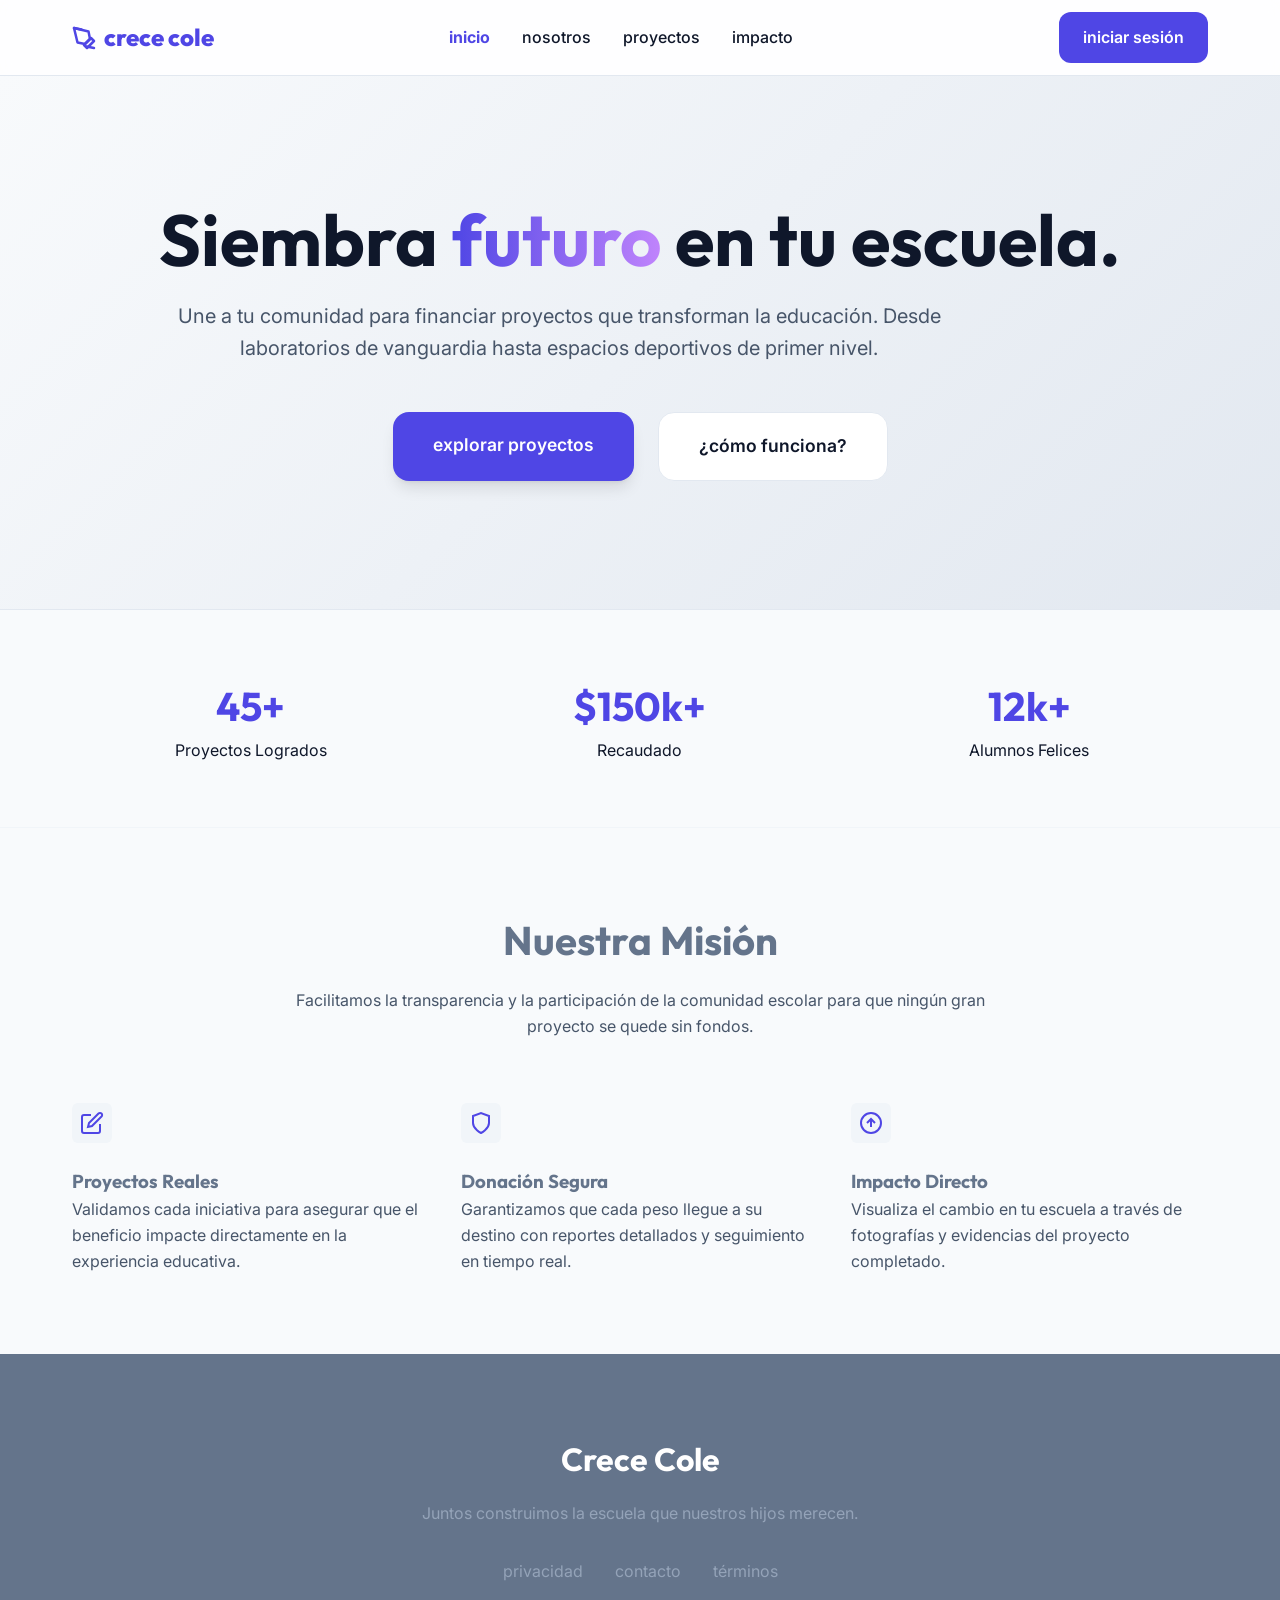
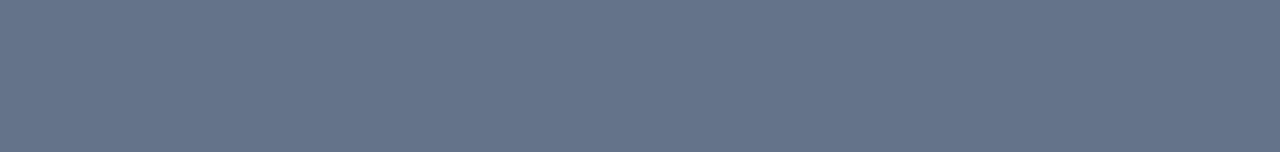
<file: index.html>
<!DOCTYPE html>
<!-- Definición del tipo de documento HTML5 y el idioma de la página (Español) -->
<html lang="es">

<head>
    <!-- Configuración Básica y SEO para mejorar el posicionamiento en buscadores -->
    <meta charset="UTF-8"> <!-- Codificación de caracteres estándar -->
    <meta name="viewport" content="width=device-width, initial-scale=1.0"> <!-- Asegura que la web sea responsiva en móviles -->
    <title>Crece Cole | Crowdfunding Escolar</title> <!-- Título que aparece en la pestaña del navegador -->
    <meta name="description"
        content="Plataforma de recaudación de fondos para proyectos escolares. Ayuda a tu colegio a crecer."> <!-- Breve resumen para buscadores -->
    
    <!-- Configuración de PWA -->
    <link rel="manifest" href="manifest.json">
    <meta name="theme-color" content="#4f46e5">
    <link rel="apple-touch-icon" href="img/icon-192.png">

    <!-- Enlaces a las hojas de estilo (CSS) -->
    <link rel="stylesheet" href="css/main.css"> <!-- Estilos globales y compartidos -->
    <link rel="stylesheet" href="css/index.css"> <!-- Estilos específicos para la página de inicio -->
</head>

<body>
    <!-- Encabezado de la página: Contiene el logo y la navegación principal -->
    <header>
        <div class="container">
            <nav>
                <!-- Logo de la plataforma con icono SVG -->
                <a href="index.html" class="logo">
                    <svg width="24" height="24" viewBox="0 0 24 24" fill="none" stroke="currentColor" stroke-width="2.5"
                        stroke-linecap="round" stroke-linejoin="round">
                        <path d="M12 19l7-7 3 3-7 7-3-3z"></path>
                        <path d="M18 13l-1.5-7.5L2 2l3.5 14.5L13 18l5-5z"></path>
                        <path d="M2 2l7.5 1.5"></path>
                        <path d="M22 22l-7.5-1.5"></path>
                    </svg>
                    crece cole
                </a>
                
                <!-- Botón de Menú tipo Hamburguesa para dispositivos móviles -->
                <button class="menu-toggle" aria-label="Abrir menú">
                    <svg width="24" height="24" viewBox="0 0 24 24" fill="none" stroke="currentColor" stroke-width="2"
                        stroke-linecap="round" stroke-linejoin="round">
                        <line x1="3" y1="12" x2="21" y2="12"></line>
                        <line x1="3" y1="6" x2="21" y2="6"></line>
                        <line x1="3" y1="18" x2="21" y2="18"></line>
                    </svg>
                </button>

                <!-- Lista de enlaces de navegación -->
                <ul class="nav-links">
                    <li><a href="index.html" style="color: var(--primary); font-weight: 700;">inicio</a></li>
                    <li><a href="nosotros.html">nosotros</a></li>
                    <li><a href="proyectos.html">proyectos</a></li>
                    <li><a href="impacto.html">impacto</a></li>
                    <!-- Este enlace se muestra solo cuando el usuario ha iniciado sesión -->
                    <li><a id="user-profile-link" href="perfil.html" style="display: none;">mi perfil</a></li>
                </ul>

                <!-- Botones de Acción: Iniciar Sesión / Registro -->
                <div class="auth-buttons">
                    <a id="login-link" href="acceso.html" class="btn btn-primary">iniciar sesión</a>
                </div>
            </nav>
        </div>
    </header>

    <main>
        <!-- Sección Hero: Mensaje de impacto principal al entrar a la web -->
        <section class="index-hero">
            <div class="container">
                <div class="hero-grid">
                    <div class="animate-slide">
                        <h1 class="hero-title">Siembra <span>futuro</span> en tu escuela.</h1>
                        <p class="hero-description">
                            Une a tu comunidad para financiar proyectos que transforman la educación. Desde laboratorios
                            de vanguardia hasta espacios deportivos de primer nivel.
                        </p>
                        <!-- Botones de llamado a la acción (CTA) -->
                        <div class="hero-buttons">
                            <a href="proyectos.html" class="btn btn-primary"
                                style="padding: 1.2rem 2.5rem; font-size: 1.1rem; border-radius: 16px; box-shadow: var(--shadow-lg);">explorar
                                proyectos</a>
                            <a href="#info" class="btn"
                                style="padding: 1.2rem 2.5rem; font-size: 1.1rem; border-radius: 16px; background: white; color: var(--text-primary); border: 1px solid var(--border);">¿cómo
                                funciona?</a>
                        </div>
                    </div>
                </div>
            </div>
        </section>

        <!-- Sección de Estadísticas Rápidas: Muestra logros de la plataforma -->
        <section class="stats-section">
            <div class="container">
                <div class="stats-grid">
                    <div class="stat-item animate-fade">
                        <h2>45+</h2>
                        <p>Proyectos Logrados</p>
                    </div>
                    <div class="stat-item animate-fade" style="animation-delay: 0.1s;">
                        <h2>$150k+</h2>
                        <p>Recaudado</p>
                    </div>
                    <div class="stat-item animate-fade" style="animation-delay: 0.2s;">
                        <h2>12k+</h2>
                        <p>Alumnos Felices</p>
                    </div>
                </div>
            </div>
        </section>

        <!-- Sección de Misión: Explica el propósito de Crece Cole -->
        <section id="info" class="section">
            <div class="container">
                <div class="mission-header">
                    <h2 style="font-size: 2.5rem; margin-bottom: 1rem;">Nuestra Misión</h2>
                    <p style="color: var(--text-secondary);">Facilitamos la transparencia y la participación de la
                        comunidad escolar para que ningún gran proyecto se quede sin fondos.</p>
                </div>

                <div class="mission-grid">
                    <!-- Tarjeta: Validación de Proyectos -->
                    <div class="card">
                        <div class="mission-card-icon">
                            <svg width="24" height="24" viewBox="0 0 24 24" fill="none" stroke="currentColor"
                                stroke-width="2">
                                <path d="M11 4H4a2 2 0 00-2 2v14a2 2 0 002 2h14a2 2 0 002-2v-7"></path>
                                <path d="M18.5 2.5a2.121 2.121 0 113 3L12 15l-4 1 1-4 9.5-9.5z"></path>
                            </svg>
                        </div>
                        <h3>Proyectos Reales</h3>
                        <p style="color: var(--text-secondary);">Validamos cada iniciativa para asegurar que el
                            beneficio impacte directamente en la experiencia educativa.</p>
                    </div>
                    <!-- Tarjeta: Seguridad en Donaciones -->
                    <div class="card">
                        <div class="mission-card-icon">
                            <svg width="24" height="24" viewBox="0 0 24 24" fill="none" stroke="currentColor"
                                stroke-width="2">
                                <path d="M12 22s8-4 8-10V5l-8-3-8 3v7c0 6 8 10 8 10z"></path>
                            </svg>
                        </div>
                        <h3>Donación Segura</h3>
                        <p style="color: var(--text-secondary);">Garantizamos que cada peso llegue a su destino con
                            reportes detallados y seguimiento en tiempo real.</p>
                    </div>
                    <!-- Tarjeta: Transparencia e Impacto -->
                    <div class="card">
                        <div class="mission-card-icon">
                            <svg width="24" height="24" viewBox="0 0 24 24" fill="none" stroke="currentColor"
                                stroke-width="2">
                                <circle cx="12" cy="12" r="10"></circle>
                                <path d="M16 12l-4-4-4 4M12 16V9"></path>
                            </svg>
                        </div>
                        <h3>Impacto Directo</h3>
                        <p style="color: var(--text-secondary);">Visualiza el cambio en tu escuela a través de
                            fotografías y evidencias del proyecto completado.</p>
                    </div>
                </div>
            </div>
        </section>
    </main>

    <!-- Pie de Página: Información de contacto y enlaces legales -->
    <footer>
        <div class="container">
            <h2>Crece Cole</h2>
            <p>Juntos construimos la escuela que nuestros hijos merecen.</p>
            <div class="footer-links">
                <a href="privacidad.html">privacidad</a>
                <a href="#">contacto</a>
                <a href="#">términos</a>
            </div>
            <p class="footer-copy">&copy; 2026 Crece Cole. Todos los derechos reservados.</p>
        </div>
    </footer>

    <!-- Carga de Scripts JavaScript modulares para la funcionalidad de la app -->
    <script src="js/constantes.js"></script> <!-- Datos iniciales -->
    <script src="js/almacenamiento.js"></script> <!-- Gestión de localStorage -->
    <script src="js/autenticacion.js"></script> <!-- Lógica de login/registro -->
    <script src="js/proyectos.js"></script> <!-- Gestión de proyectos -->
    <script src="js/donaciones.js"></script> <!-- Gestión de donaciones -->
    <script src="js/tutorial.js"></script> <!-- Lógica de tutorial -->
    <script src="js/gestor-interfaz.js"></script> <!-- Manipulación del DOM global -->
    <script src="js/seguridad.js"></script> <!-- Protección de rutas -->
    <script src="js/principal.js"></script> <!-- Lógica de inicialización -->
</body>

</html>
</file>
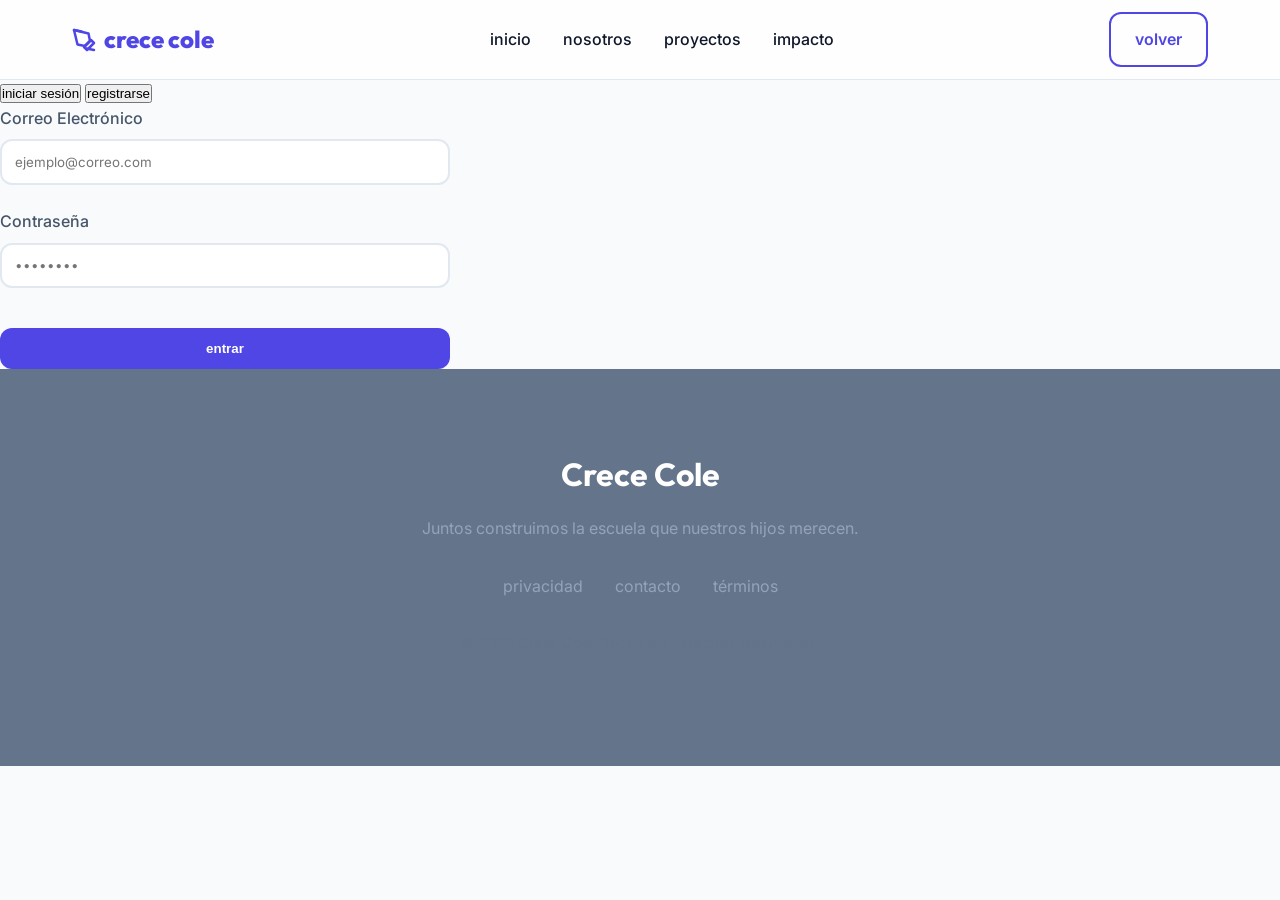
<file: acceso.html>
<!DOCTYPE html>
<!-- Definición del documento HTML5 e idioma (Español) -->
<html lang="es">
<head>
    <meta charset="UTF-8"> <!-- Codificación estándar -->
    <meta name="viewport" content="width=device-width, initial-scale=1.0"> <!-- Diseño responsivo -->
    <title>Acceso | Crece Cole</title> <!-- Título de la página -->
    
    <link rel="manifest" href="manifest.json">
    <meta name="theme-color" content="#4f46e5">
    
    <!-- Enlaces a las hojas de estilo específicas para el acceso -->
    <link rel="stylesheet" href="css/main.css">
    <link rel="stylesheet" href="css/acceso.css">
</head>
<body>
    <!-- Encabezado con navegación simplificada -->
    <header>
        <div class="container">
            <nav>
                <!-- Logo con enlace al inicio -->
                <a href="index.html" class="logo">
                    <svg width="24" height="24" viewBox="0 0 24 24" fill="none" stroke="currentColor" stroke-width="2.5" stroke-linecap="round" stroke-linejoin="round"><path d="M12 19l7-7 3 3-7 7-3-3z"></path><path d="M18 13l-1.5-7.5L2 2l3.5 14.5L13 18l5-5z"></path><path d="M2 2l7.5 1.5"></path><path d="M22 22l-7.5-1.5"></path></svg>
                    crece cole
                </a>
                <!-- Menú móvil (hamburguesa) -->
                <button class="menu-toggle" aria-label="Abrir menú">
                    <svg width="24" height="24" viewBox="0 0 24 24" fill="none" stroke="currentColor" stroke-width="2" stroke-linecap="round" stroke-linejoin="round"><line x1="3" y1="12" x2="21" y2="12"></line><line x1="3" y1="6" x2="21" y2="6"></line><line x1="3" y1="18" x2="21" y2="18"></line></svg>
                </button>
                <!-- Enlaces de navegación comunes -->
                <ul class="nav-links">
                    <li><a href="index.html">inicio</a></li>
                    <li><a href="nosotros.html">nosotros</a></li>
                    <li><a href="proyectos.html">proyectos</a></li>
                    <li><a href="impacto.html">impacto</a></li>
                </ul>
                <!-- Botón de acción secundaria (Volver) -->
                <div class="auth-buttons">
                    <a href="index.html" class="btn btn-outline">volver</a>
                </div>
            </nav>
        </div>
    </header>

    <!-- Contenedor principal del formulario de autenticación -->
    <div class="auth-container">
        <div class="auth-box animate-fade">
            <!-- Pestañas para cambiar dinámicamente entre Inicio de Sesión y Registro -->
            <div class="auth-tabs">
                <button class="auth-tab active" id="tab-login">iniciar sesión</button>
                <button class="auth-tab" id="tab-register">registrarse</button>
            </div>

            <!-- Formulario de Inicio de Sesión: Solicita email y clave -->
            <form id="login-form">
                <div class="form-group">
                    <label>Correo Electrónico</label>
                    <input type="email" id="login-email" placeholder="ejemplo@correo.com" required>
                </div>
                <div class="form-group">
                    <label>Contraseña</label>
                    <input type="password" id="login-pass" placeholder="••••••••" required>
                </div>
                <!-- Botón para procesar el acceso -->
                <button type="submit" class="btn btn-primary" style="width: 100%; margin-top: 1rem;">entrar</button>
            </form>

            <!-- Formulario de Registro: Solicita nombre, email y nueva clave (Oculto por defecto) -->
            <form id="register-form" style="display: none;">
                <div class="form-group">
                    <label>Nombre Completo</label>
                    <input type="text" id="reg-name" placeholder="Tu nombre" required>
                </div>
                <div class="form-group">
                    <label>Correo Electrónico</label>
                    <input type="email" id="reg-email" placeholder="ejemplo@correo.com" required>
                </div>
                <div class="form-group">
                    <label>Contraseña</label>
                    <input type="password" id="reg-pass" placeholder="Crea una contraseña" required>
                </div>
                <!-- Botón para procesar la creación de cuenta -->
                <button type="submit" class="btn btn-primary" style="width: 100%; margin-top: 1rem;">crear cuenta</button>
            </form>
        </div>
    </div>

    <!-- Pie de página con enlaces institucionales -->
    <footer>
        <div class="container">
            <h2>Crece Cole</h2>
            <p>Juntos construimos la escuela que nuestros hijos merecen.</p>
            <div class="footer-links">
                <a href="privacidad.html">privacidad</a>
                <a href="#">contacto</a>
                <a href="#">términos</a>
            </div>
            <p class="footer-copy">&copy; 2026 Crece Cole. Todos los derechos reservados.</p>
        </div>
    </footer>

    <!-- Carga de la arquitectura modular de scripts (JS) -->
    <script src="js/constantes.js"></script>
    <script src="js/almacenamiento.js"></script>
    <script src="js/autenticacion.js"></script>
    <script src="js/proyectos.js"></script>
    <script src="js/donaciones.js"></script>
    <script src="js/tutorial.js"></script>
    <script src="js/gestor-interfaz.js"></script>
    <script src="js/seguridad.js"></script>
    <script src="js/principal.js"></script>
    
    <!-- Lógica local exclusiva para el manejo de la UI de esta página (Intercambio de formularios) -->
    <script>
        // Referencias a las pestañas y formularios
        const tabLogin = document.getElementById('tab-login');
        const tabRegister = document.getElementById('tab-register');
        const loginForm = document.getElementById('login-form');
        const registerForm = document.getElementById('register-form');

        // Acción al hacer clic en la pestaña "Iniciar Sesión"
        tabLogin.onclick = () => {
            tabLogin.classList.add('active'); // Activa visualmente la pestaña
            tabRegister.classList.remove('active'); // Desactiva la otra
            loginForm.style.display = 'block'; // Muestra el login
            registerForm.style.display = 'none'; // Oculta el registro
        };

        // Acción al hacer clic en la pestaña "Registrarse"
        tabRegister.onclick = () => {
            tabRegister.classList.add('active'); // Activa visualmente la pestaña
            tabLogin.classList.remove('active'); // Desactiva la otra
            registerForm.style.display = 'block'; // Muestra el registro
            loginForm.style.display = 'none'; // Oculta el login
        };

        // Manejar el evento de envío del formulario de login
        loginForm.onsubmit = (e) => {
            e.preventDefault(); // Evita recarga de página
            // Llama al módulo de autenticación
            const success = App.login(
                document.getElementById('login-email').value,
                document.getElementById('login-pass').value
            );
            // Si es exitoso, redirige a la galería de proyectos
            if (success) window.location.href = 'proyectos.html';
            else alert('Credenciales incorrectas'); // Muestra error si falla
        };

        // Manejar el evento de envío del formulario de registro
        registerForm.onsubmit = (e) => {
            e.preventDefault(); // Evita recarga de página
            // Llama al módulo de autenticación para guardar el nuevo usuario
            App.register({
                name: document.getElementById('reg-name').value,
                email: document.getElementById('reg-email').value,
                password: document.getElementById('reg-pass').value
            });
            // Tras registrarse, simula un clic en login para que el usuario pueda entrar
            tabLogin.click();
        };
    </script>
</body>
</html>
</file>
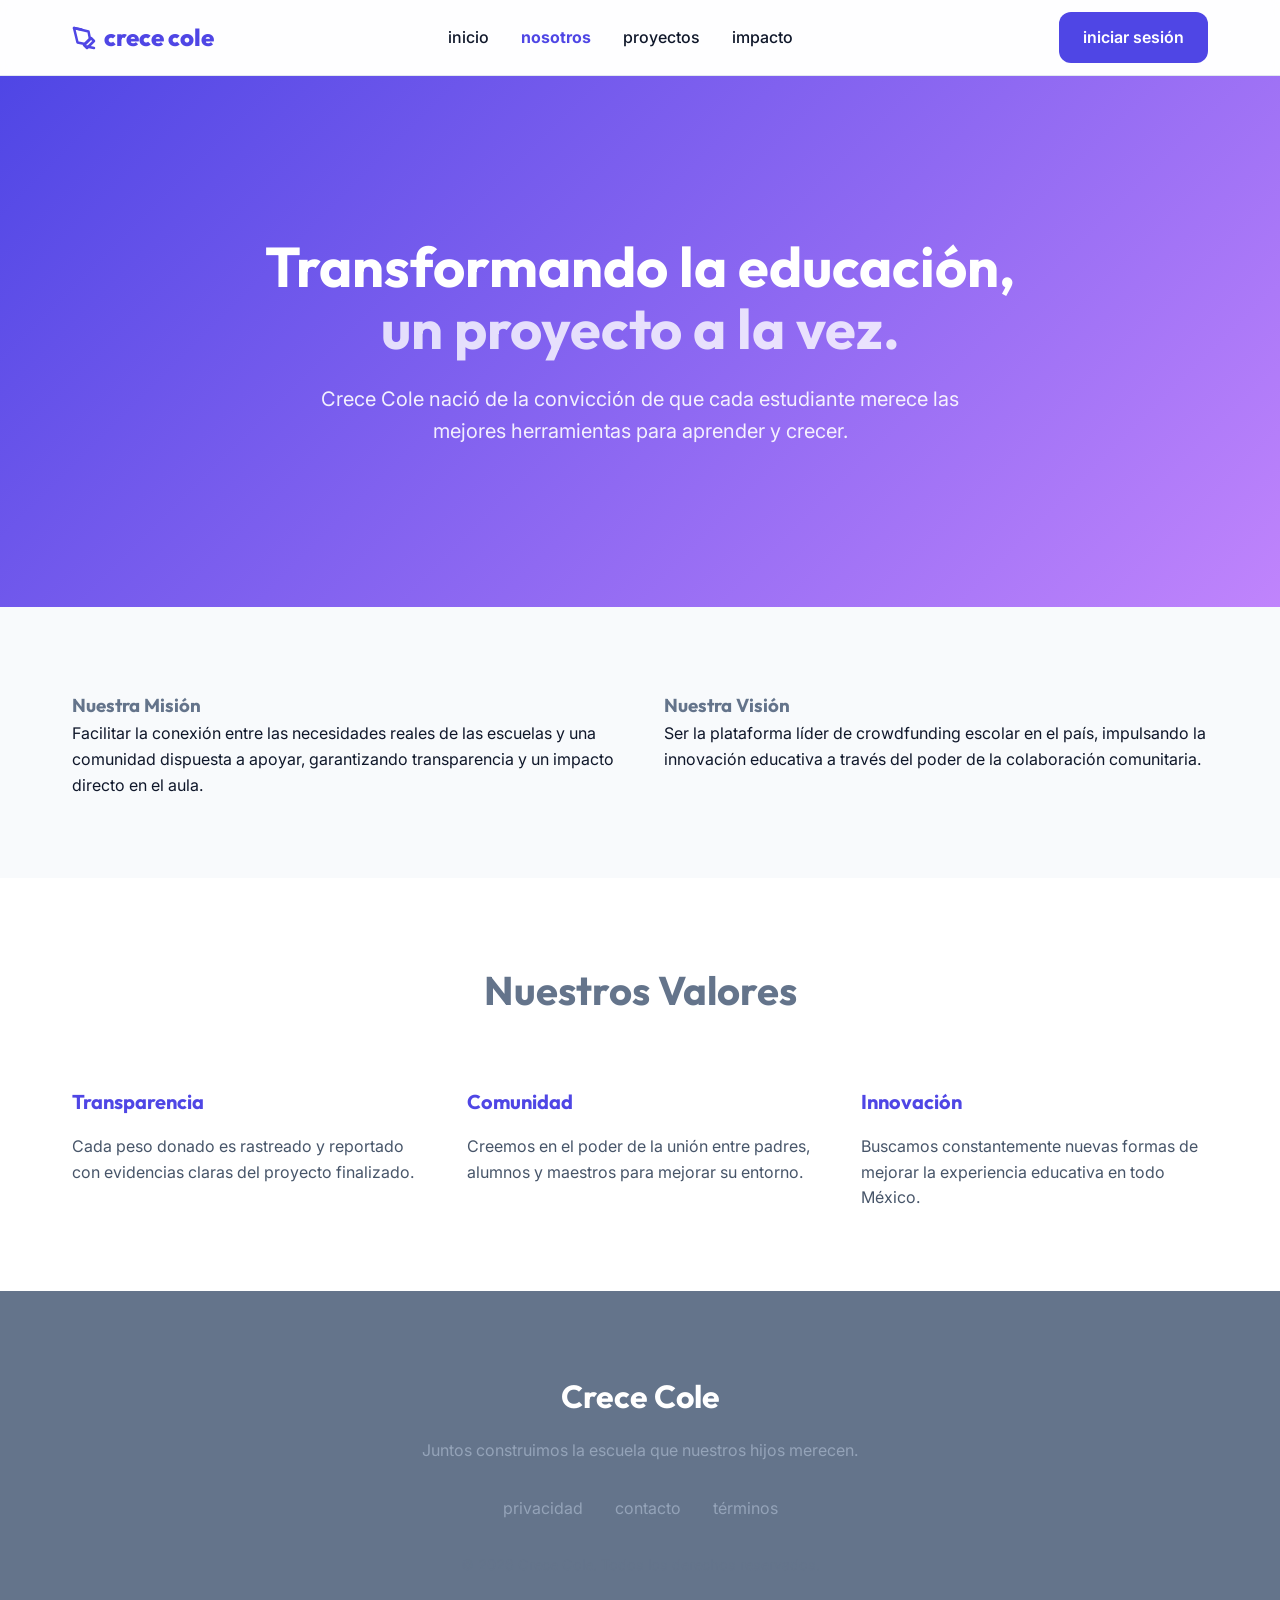
<file: nosotros.html>
<!DOCTYPE html>
<!-- Definición del tipo de documento HTML5 e idioma -->
<html lang="es">
<head>
    <meta charset="UTF-8">
    <meta name="viewport" content="width=device-width, initial-scale=1.0">
    <title>Nosotros | Crece Cole</title>
    
    <link rel="manifest" href="manifest.json">
    <meta name="theme-color" content="#4f46e5">
    
    <!-- Enlaces a las hojas de estilo base y específica para esta página -->
    <link rel="stylesheet" href="css/main.css">
    <link rel="stylesheet" href="css/nosotros.css">
</head>
<body>
    <!-- Encabezado y Navegación Principal -->
    <header>
        <div class="container">
            <nav>
                <!-- Logo corporativo -->
                <a href="index.html" class="logo">
                    <svg width="24" height="24" viewBox="0 0 24 24" fill="none" stroke="currentColor" stroke-width="2.5" stroke-linecap="round" stroke-linejoin="round"><path d="M12 19l7-7 3 3-7 7-3-3z"></path><path d="M18 13l-1.5-7.5L2 2l3.5 14.5L13 18l5-5z"></path><path d="M2 2l7.5 1.5"></path><path d="M22 22l-7.5-1.5"></path></svg>
                    crece cole
                </a>
                <!-- Botón de menú para visualización en móviles -->
                <button class="menu-toggle" aria-label="Abrir menú">
                    <svg width="24" height="24" viewBox="0 0 24 24" fill="none" stroke="currentColor" stroke-width="2" stroke-linecap="round" stroke-linejoin="round"><line x1="3" y1="12" x2="21" y2="12"></line><line x1="3" y1="6" x2="21" y2="6"></line><line x1="3" y1="18" x2="21" y2="18"></line></svg>
                </button>
                <!-- Enlaces de navegación -->
                <ul class="nav-links">
                    <li><a href="index.html">inicio</a></li>
                    <li><a href="nosotros.html" style="color: var(--primary); font-weight: 700;">nosotros</a></li>
                    <li><a href="proyectos.html">proyectos</a></li>
                    <li><a href="impacto.html">impacto</a></li>
                    <!-- Enlace dinámico al perfil del usuario logueado -->
                    <li><a id="user-profile-link" href="perfil.html" style="display: none;">mi perfil</a></li>
                </ul>
                <!-- Botón de acceso (se actualiza mediante JS) -->
                <div class="auth-buttons">
                    <a id="login-link" href="acceso.html" class="btn btn-primary">iniciar sesión</a>
                </div>
            </nav>
        </div>
    </header>

    <main>
        <!-- Sección Hero: Presentación visual de la identidad de la organización -->
        <section class="about-hero">
            <div class="container">
                <h1 class="animate-fade">Transformando la educación, <br><span>un proyecto a la vez.</span></h1>
                <p class="animate-fade" style="animation-delay: 0.1s;">Crece Cole nació de la convicción de que cada estudiante merece las mejores herramientas para aprender y crecer.</p>
            </div>
        </section>

        <!-- Sección de Filosofía: Misión y Visión de la plataforma -->
        <section class="section">
            <div class="container">
                <div class="mission-vision-grid">
                    <!-- Tarjeta: Misión Institucional -->
                    <div class="card animate-slide">
                        <div class="icon-circle"></div>
                        <h3>Nuestra Misión</h3>
                        <p>Facilitar la conexión entre las necesidades reales de las escuelas y una comunidad dispuesta a apoyar, garantizando transparencia y un impacto directo en el aula.</p>
                    </div>
                    <!-- Tarjeta: Visión a Futuro -->
                    <div class="card animate-slide" style="animation-delay: 0.1s;">
                        <div class="icon-circle"></div>
                        <h3>Nuestra Visión</h3>
                        <p>Ser la plataforma líder de crowdfunding escolar en el país, impulsando la innovación educativa a través del poder de la colaboración comunitaria.</p>
                    </div>
                </div>
            </div>
        </section>

        <!-- Sección de Valores: Pilares éticos de Crece Cole -->
        <section class="section" style="background: white;">
            <div class="container">
                <h2 style="text-align: center; margin-bottom: 4rem; font-size: 2.5rem;">Nuestros Valores</h2>
                <div class="values-grid">
                    <div class="value-item">
                        <h4>Transparencia</h4>
                        <p>Cada peso donado es rastreado y reportado con evidencias claras del proyecto finalizado.</p>
                    </div>
                    <div class="value-item">
                        <h4>Comunidad</h4>
                        <p>Creemos en el poder de la unión entre padres, alumnos y maestros para mejorar su entorno.</p>
                    </div>
                    <div class="value-item">
                        <h4>Innovación</h4>
                        <p>Buscamos constantemente nuevas formas de mejorar la experiencia educativa en todo México.</p>
                    </div>
                </div>
            </div>
        </section>
    </main>

    <!-- Pie de Página Unificado -->
    <footer>
        <div class="container">
            <h2>Crece Cole</h2>
            <p>Juntos construimos la escuela que nuestros hijos merecen.</p>
            <div class="footer-links">
                <a href="privacidad.html">privacidad</a>
                <a href="#">contacto</a>
                <a href="#">términos</a>
            </div>
            <p class="footer-copy">&copy; 2026 Crece Cole. Todos los derechos reservados.</p>
        </div>
    </footer>

    <!-- Carga de Scripts JavaScript modulares -->
    <script src="js/constantes.js"></script>
    <script src="js/almacenamiento.js"></script>
    <script src="js/autenticacion.js"></script>
    <script src="js/proyectos.js"></script>
    <script src="js/donaciones.js"></script>
    <script src="js/tutorial.js"></script>
    <script src="js/gestor-interfaz.js"></script>
    <script src="js/seguridad.js"></script>
    <script src="js/principal.js"></script>
</body>
</html>
</file>
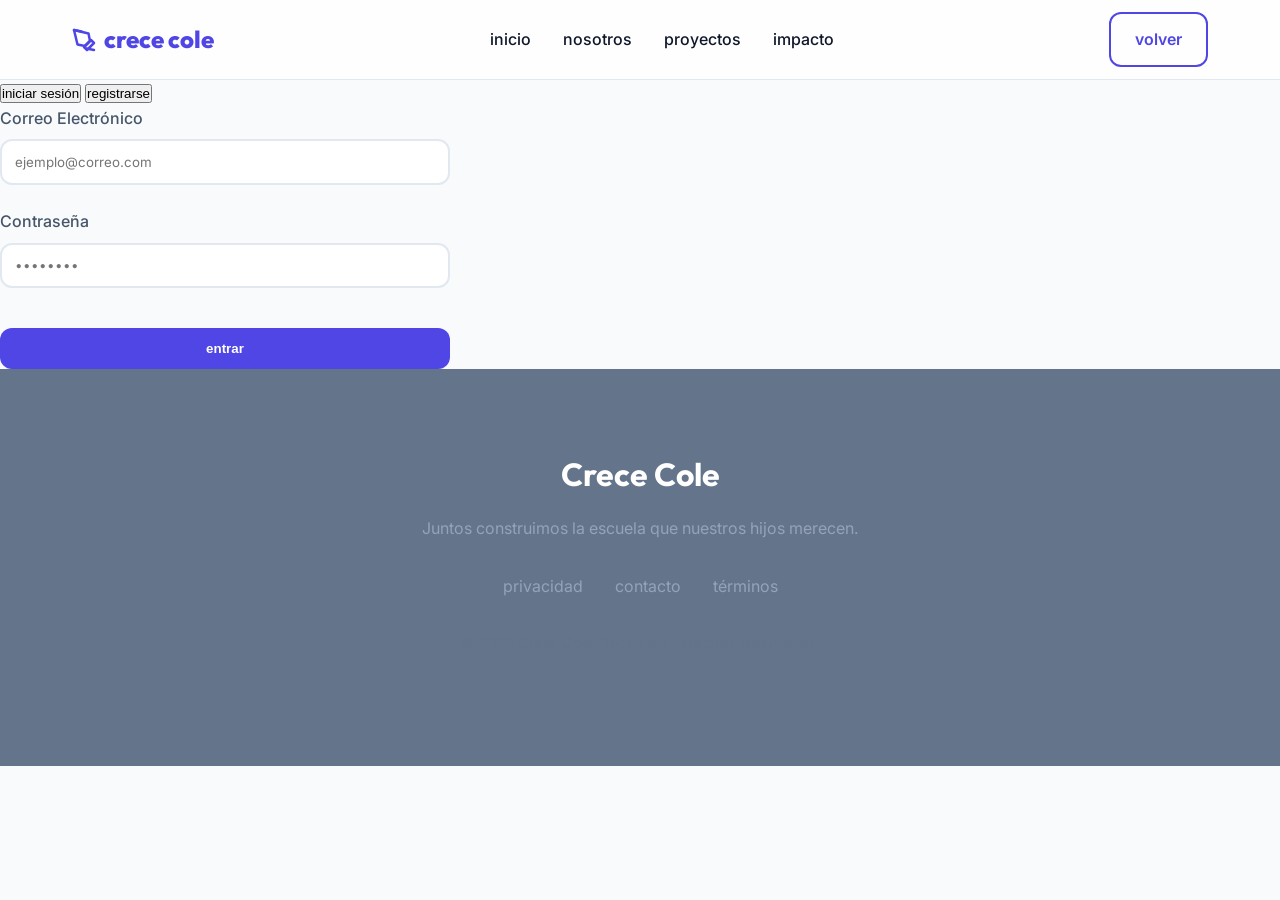
<file: perfil.html>
<!DOCTYPE html>
<!-- Definición del documento HTML5 e idioma -->
<html lang="es">
<head>
    <meta charset="UTF-8">
    <meta name="viewport" content="width=device-width, initial-scale=1.0">
    <title>Mi Perfil | Crece Cole</title>
    
    <link rel="manifest" href="manifest.json">
    <meta name="theme-color" content="#4f46e5">
    
    <!-- Estilos compartidos y específicos para la vista de perfil -->
    <link rel="stylesheet" href="css/main.css">
    <link rel="stylesheet" href="css/perfil.css">
</head>
<body>
    <!-- Encabezado y Navegación Principal -->
    <header>
        <div class="container">
            <nav>
                <!-- Logo con enlace al inicio -->
                <a href="index.html" class="logo">
                    <svg width="24" height="24" viewBox="0 0 24 24" fill="none" stroke="currentColor" stroke-width="2.5" stroke-linecap="round" stroke-linejoin="round"><path d="M12 19l7-7 3 3-7 7-3-3z"></path><path d="M18 13l-1.5-7.5L2 2l3.5 14.5L13 18l5-5z"></path><path d="M2 2l7.5 1.5"></path><path d="M22 22l-7.5-1.5"></path></svg>
                    crece cole
                </a>
                <!-- Menú hamburguesa para dispositivos móviles -->
                <button class="menu-toggle" aria-label="Abrir menú">
                    <svg width="24" height="24" viewBox="0 0 24 24" fill="none" stroke="currentColor" stroke-width="2" stroke-linecap="round" stroke-linejoin="round"><line x1="3" y1="12" x2="21" y2="12"></line><line x1="3" y1="6" x2="21" y2="6"></line><line x1="3" y1="18" x2="21" y2="18"></line></svg>
                </button>
                <!-- Enlaces de la aplicación -->
                <ul class="nav-links">
                    <li><a href="index.html">inicio</a></li>
                    <li><a href="nosotros.html">nosotros</a></li>
                    <li><a href="proyectos.html">proyectos</a></li>
                    <li><a href="impacto.html">impacto</a></li>
                    <li><a id="user-profile-link" href="perfil.html" style="color: var(--primary); font-weight: 700;">mi perfil</a></li>
                </ul>
                <!-- Botón de acción para terminar la sesión actual -->
                <div class="auth-buttons">
                    <button onclick="App.logout()" class="btn btn-outline">cerrar sesión</button>
                </div>
            </nav>
        </div>
    </header>

    <main class="container section">
        <div class="profile-grid">
            <!-- Sidebar: Información Personal del Usuario -->
            <aside class="animate-slide">
                <div class="card">
                    <div class="profile-header">
                        <!-- Avatar generado con las iniciales del usuario -->
                        <div class="profile-avatar" id="avatar-initials">JS</div>
                        <h2 id="user-name-display">Cargando...</h2>
                        <p id="user-email-display" style="color: var(--text-secondary);">cargando@correo.com</p>
                    </div>
                    <!-- Resumen rápido de donaciones del usuario -->
                    <div class="profile-stats">
                        <div class="p-stat">
                            <span class="p-stat-value" id="total-donated">$0</span>
                            <span class="p-stat-label">Donado</span>
                        </div>
                        <div class="p-stat">
                            <span class="p-stat-value" id="count-donations">0</span>
                            <span class="p-stat-label">Proyectos</span>
                        </div>
                    </div>
                </div>
            </aside>

            <!-- Sección Principal: Historial de Contribuciones -->
            <section class="animate-fade">
                <div class="card" style="height: auto;">
                    <h2 style="margin-bottom: 2rem; color: var(--text-primary);">Mis Contribuciones</h2>
                    <!-- Aquí se listarán las donaciones de forma dinámica -->
                    <div id="contributions-list">
                        <!-- Estado vacío por defecto -->
                        <div class="empty-state">
                            <p>Aún no has realizado donaciones. Explora los proyectos y comienza a ayudar.</p>
                            <br>
                            <a href="proyectos.html" class="btn btn-primary">ver proyectos</a>
                        </div>
                    </div>
                </div>
            </section>
        </div>
    </main>

    <!-- Pie de Página Unificado -->
    <footer>
        <div class="container">
            <h2>Crece Cole</h2>
            <p>Juntos construimos la escuela que nuestros hijos merecen.</p>
            <div class="footer-links">
                <a href="privacidad.html">privacidad</a>
                <a href="#">contacto</a>
                <a href="#">términos</a>
            </div>
            <p class="footer-copy">&copy; 2026 Crece Cole. Todos los derechos reservados.</p>
        </div>
    </footer>

    <!-- Carga de la arquitectura modular de scripts -->
    <script src="js/constantes.js"></script>
    <script src="js/almacenamiento.js"></script>
    <script src="js/autenticacion.js"></script>
    <script src="js/proyectos.js"></script>
    <script src="js/donaciones.js"></script>
    <script src="js/tutorial.js"></script>
    <script src="js/gestor-interfaz.js"></script>
    <script src="js/seguridad.js"></script>
    <script src="js/principal.js"></script>

    <!-- Lógica local específica para rellenar los datos del perfil -->
    <script>
        document.addEventListener('DOMContentLoaded', () => {
            const user = App.currentUser; // Obtiene el usuario de la sesión actual
            if (!user) return; // Si no hay usuario, detiene la ejecución (seguridad.js ya habrá redirigido)

            // Inyecta los datos del usuario en los elementos correspondientes del DOM
            document.getElementById('user-name-display').textContent = user.name;
            document.getElementById('user-email-display').textContent = user.email;
            // Genera iniciales (ej: "Juan Pérez" -> "JU")
            document.getElementById('avatar-initials').textContent = user.name.substring(0, 2).toUpperCase();

            // Llama a la función para cargar el historial de donaciones
            App.renderContributions();
        });

        /**
         * Obtiene las contribuciones del usuario desde la base de datos y las dibuja.
         */
        App.renderContributions = async function() {
            const list = document.getElementById('contributions-list');
            
            try {
                // Petición a la API filtrada por el correo electrónico del usuario logueado
                const response = await fetch(`api/donaciones.php?email=${App.currentUser.email}`);
                const contributions = await response.json();
                
                if (contributions.length > 0) {
                    let total = 0;
                    // Genera el HTML para cada elemento de la lista
                    list.innerHTML = contributions.map(c => {
                        total += Number(c.monto); // Acumula el total donado
                        return `
                            <div class="contribution-item">
                                <div>
                                    <h4 style="color: var(--text-primary);">${c.nombre_proyecto}</h4>
                                    <span style="font-size: 0.8rem; color: var(--text-secondary);">${c.fecha}</span>
                                </div>
                                <span class="p-stat-value" style="color: var(--success);">$${Number(c.monto).toLocaleString()}</span>
                            </div>
                        `;
                    }).join('');
                    
                    // Actualiza los resúmenes estadísticos en el sidebar
                    document.getElementById('total-donated').textContent = `$${total.toLocaleString()}`;
                    document.getElementById('count-donations').textContent = contributions.length;
                }
            } catch (error) {
                console.error('Error al cargar contribuciones:', error);
            }
        };
    </script>
</body>
</html>
</file>
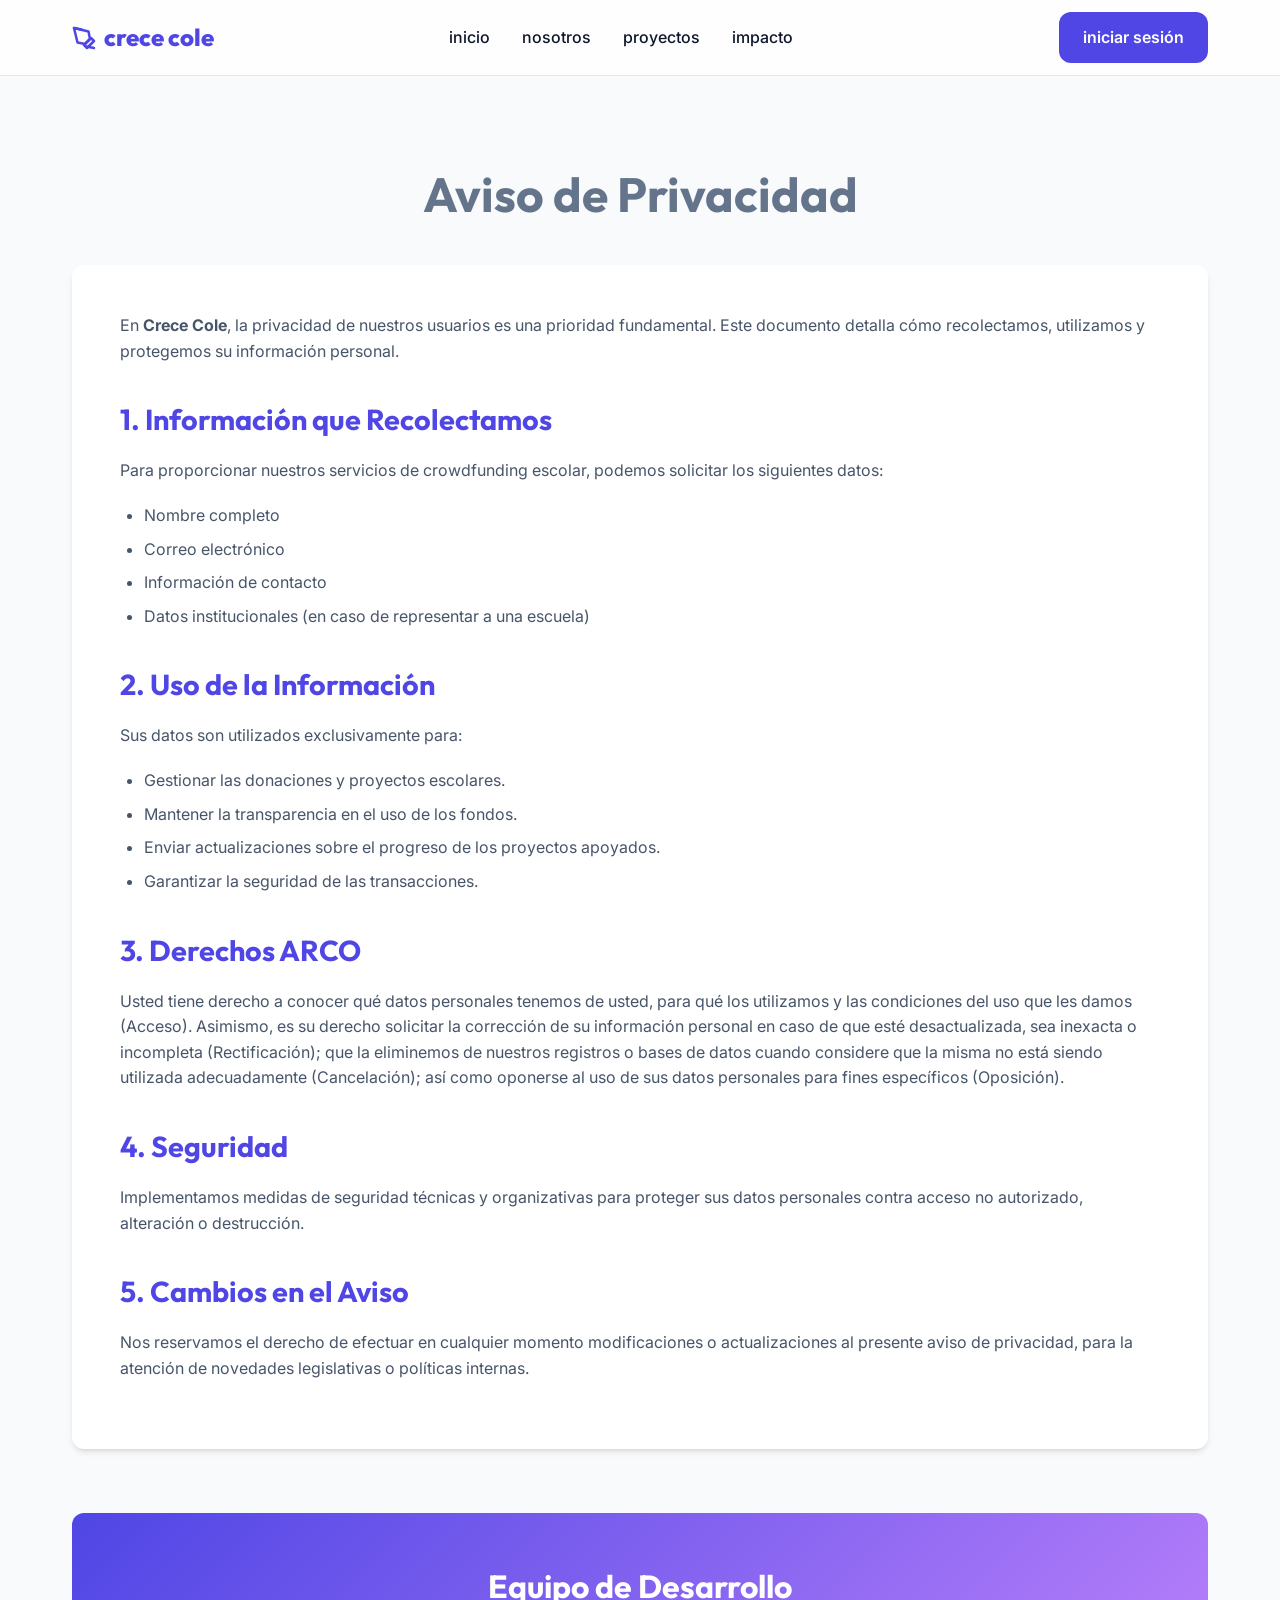
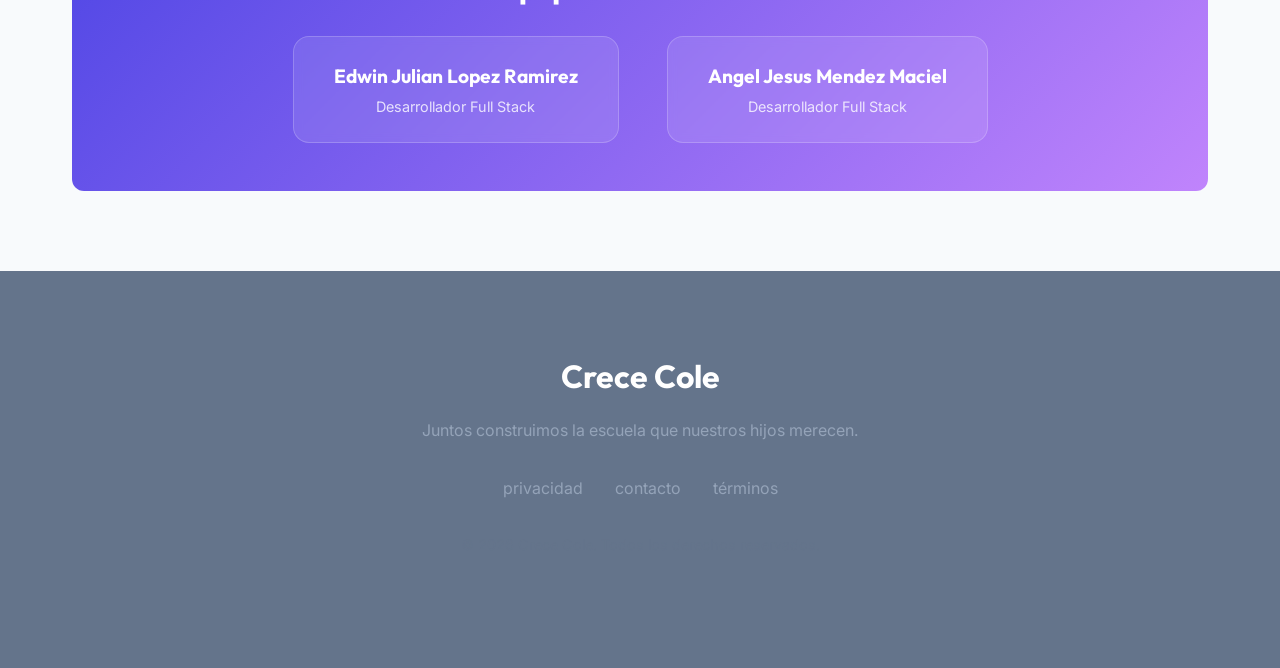
<file: privacidad.html>
<!DOCTYPE html>
<html lang="es">

<head>
    <meta charset="UTF-8">
    <meta name="viewport" content="width=device-width, initial-scale=1.0">
    <title>Aviso de Privacidad | Crece Cole</title>
    <meta name="description" content="Aviso de privacidad y protección de datos personales de Crece Cole.">
    
    <!-- Configuración de PWA -->
    <link rel="manifest" href="manifest.json">
    <meta name="theme-color" content="#4f46e5">
    <link rel="apple-touch-icon" href="img/icon-192.png">

    <!-- Enlaces a las hojas de estilo -->
    <link rel="stylesheet" href="css/main.css">
    <style>
        .privacy-content {
            background: var(--bg-white);
            padding: 3rem;
            border-radius: var(--radius);
            box-shadow: var(--shadow);
            margin-bottom: 3rem;
        }

        .privacy-content h2 {
            color: var(--primary);
            margin-top: 2rem;
            margin-bottom: 1rem;
            font-size: 1.8rem;
        }

        .privacy-content p {
            margin-bottom: 1.2rem;
            color: var(--text-secondary);
        }

        .privacy-content ul {
            margin-bottom: 1.2rem;
            padding-left: 1.5rem;
            color: var(--text-secondary);
        }

        .privacy-content li {
            margin-bottom: 0.5rem;
        }

        .developers-section {
            background: linear-gradient(135deg, var(--primary), var(--accent));
            color: white;
            padding: 3rem;
            border-radius: var(--radius);
            text-align: center;
            margin-top: 4rem;
        }

        .developers-section h3 {
            color: white;
            font-size: 2rem;
            margin-bottom: 1.5rem;
        }

        .dev-list {
            display: flex;
            justify-content: center;
            gap: 3rem;
            flex-wrap: wrap;
        }

        .dev-item {
            background: rgba(255, 255, 255, 0.1);
            padding: 1.5rem 2.5rem;
            border-radius: 16px;
            backdrop-filter: blur(4px);
            border: 1px solid rgba(255, 255, 255, 0.2);
            transition: var(--transition);
        }

        .dev-item:hover {
            transform: translateY(-5px);
            background: rgba(255, 255, 255, 0.2);
        }

        .dev-name {
            font-size: 1.2rem;
            font-weight: 700;
            font-family: 'Outfit', sans-serif;
        }

        .dev-role {
            font-size: 0.9rem;
            opacity: 0.8;
            margin-top: 0.2rem;
        }

        @media (max-width: 768px) {
            .privacy-content {
                padding: 1.5rem;
            }
            .dev-list {
                gap: 1rem;
            }
        }
    </style>
</head>

<body>
    <!-- Encabezado -->
    <header>
        <div class="container">
            <nav>
                <a href="index.html" class="logo">
                    <svg width="24" height="24" viewBox="0 0 24 24" fill="none" stroke="currentColor" stroke-width="2.5"
                        stroke-linecap="round" stroke-linejoin="round">
                        <path d="M12 19l7-7 3 3-7 7-3-3z"></path>
                        <path d="M18 13l-1.5-7.5L2 2l3.5 14.5L13 18l5-5z"></path>
                        <path d="M2 2l7.5 1.5"></path>
                        <path d="M22 22l-7.5-1.5"></path>
                    </svg>
                    crece cole
                </a>
                
                <button class="menu-toggle" aria-label="Abrir menú">
                    <svg width="24" height="24" viewBox="0 0 24 24" fill="none" stroke="currentColor" stroke-width="2"
                        stroke-linecap="round" stroke-linejoin="round">
                        <line x1="3" y1="12" x2="21" y2="12"></line>
                        <line x1="3" y1="6" x2="21" y2="6"></line>
                        <line x1="3" y1="18" x2="21" y2="18"></line>
                    </svg>
                </button>

                <ul class="nav-links">
                    <li><a href="index.html">inicio</a></li>
                    <li><a href="nosotros.html">nosotros</a></li>
                    <li><a href="proyectos.html">proyectos</a></li>
                    <li><a href="impacto.html">impacto</a></li>
                    <li><a id="user-profile-link" href="perfil.html" style="display: none;">mi perfil</a></li>
                </ul>

                <div class="auth-buttons">
                    <a id="login-link" href="acceso.html" class="btn btn-primary">iniciar sesión</a>
                </div>
            </nav>
        </div>
    </header>

    <main class="section">
        <div class="container">
            <h1 style="margin-bottom: 2rem; text-align: center; font-size: 3rem;">Aviso de <span>Privacidad</span></h1>
            
            <div class="privacy-content animate-fade">
                <p>En <strong>Crece Cole</strong>, la privacidad de nuestros usuarios es una prioridad fundamental. Este documento detalla cómo recolectamos, utilizamos y protegemos su información personal.</p>

                <h2>1. Información que Recolectamos</h2>
                <p>Para proporcionar nuestros servicios de crowdfunding escolar, podemos solicitar los siguientes datos:</p>
                <ul>
                    <li>Nombre completo</li>
                    <li>Correo electrónico</li>
                    <li>Información de contacto</li>
                    <li>Datos institucionales (en caso de representar a una escuela)</li>
                </ul>

                <h2>2. Uso de la Información</h2>
                <p>Sus datos son utilizados exclusivamente para:</p>
                <ul>
                    <li>Gestionar las donaciones y proyectos escolares.</li>
                    <li>Mantener la transparencia en el uso de los fondos.</li>
                    <li>Enviar actualizaciones sobre el progreso de los proyectos apoyados.</li>
                    <li>Garantizar la seguridad de las transacciones.</li>
                </ul>

                <h2>3. Derechos ARCO</h2>
                <p>Usted tiene derecho a conocer qué datos personales tenemos de usted, para qué los utilizamos y las condiciones del uso que les damos (Acceso). Asimismo, es su derecho solicitar la corrección de su información personal en caso de que esté desactualizada, sea inexacta o incompleta (Rectificación); que la eliminemos de nuestros registros o bases de datos cuando considere que la misma no está siendo utilizada adecuadamente (Cancelación); así como oponerse al uso de sus datos personales para fines específicos (Oposición).</p>

                <h2>4. Seguridad</h2>
                <p>Implementamos medidas de seguridad técnicas y organizativas para proteger sus datos personales contra acceso no autorizado, alteración o destrucción.</p>

                <h2>5. Cambios en el Aviso</h2>
                <p>Nos reservamos el derecho de efectuar en cualquier momento modificaciones o actualizaciones al presente aviso de privacidad, para la atención de novedades legislativas o políticas internas.</p>
            </div>

            <!-- Sección de Desarrolladores solicitada por el usuario -->
            <section class="developers-section animate-fade" style="animation-delay: 0.2s;">
                <h3>Equipo de Desarrollo</h3>
                <div class="dev-list">
                    <div class="dev-item">
                        <div class="dev-name">Edwin Julian Lopez Ramirez</div>
                        <div class="dev-role">Desarrollador Full Stack</div>
                    </div>
                    <div class="dev-item">
                        <div class="dev-name">Angel Jesus Mendez Maciel</div>
                        <div class="dev-role">Desarrollador Full Stack</div>
                    </div>
                </div>
            </section>
        </div>
    </main>

    <!-- Pie de Página -->
    <footer>
        <div class="container">
            <h2>Crece Cole</h2>
            <p>Juntos construimos la escuela que nuestros hijos merecen.</p>
            <div class="footer-links">
                <a href="privacidad.html">privacidad</a>
                <a href="#">contacto</a>
                <a href="#">términos</a>
            </div>
            <p class="footer-copy">&copy; 2026 Crece Cole. Todos los derechos reservados.</p>
        </div>
    </footer>

    <!-- Scripts -->
    <script src="js/constantes.js"></script>
    <script src="js/almacenamiento.js"></script>
    <script src="js/autenticacion.js"></script>
    <script src="js/tutorial.js"></script>
    <script src="js/gestor-interfaz.js"></script>
    <script src="js/principal.js"></script>
</body>

</html>
</file>
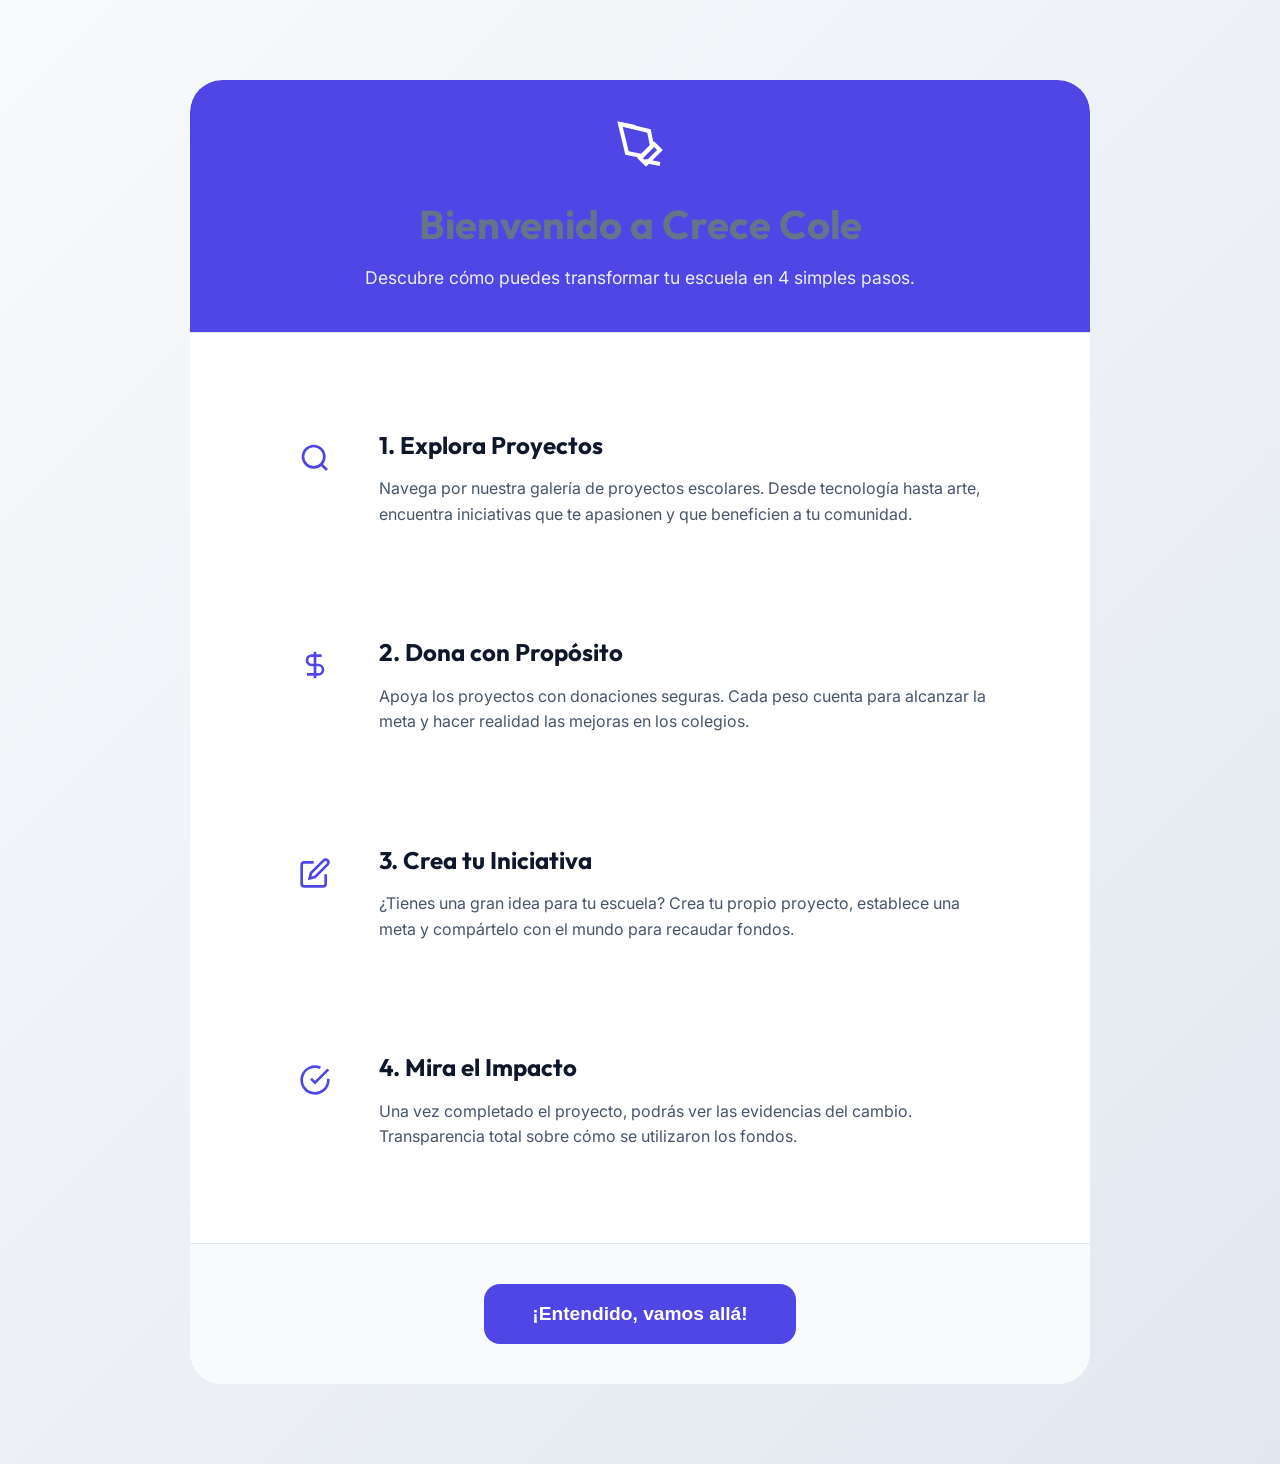
<file: tutorial.html>
<!DOCTYPE html>
<html lang="es">
<head>
    <meta charset="UTF-8">
    <meta name="viewport" content="width=device-width, initial-scale=1.0">
    <title>Tutorial | Crece Cole</title>
    
    <link rel="manifest" href="manifest.json">
    <meta name="theme-color" content="#4f46e5">
    
    <link rel="stylesheet" href="css/main.css">
    <link rel="stylesheet" href="css/tutorial.css">
</head>
<body class="tutorial-page">

    <div class="tutorial-container animate-slide-up">
        <header class="tutorial-header">
            <svg width="48" height="48" viewBox="0 0 24 24" fill="none" stroke="currentColor" stroke-width="2" style="margin-bottom: 1rem;">
                <path d="M12 19l7-7 3 3-7 7-3-3z"></path>
                <path d="M18 13l-1.5-7.5L2 2l3.5 14.5L13 18l5-5z"></path>
                <path d="M2 2l7.5 1.5"></path>
                <path d="M22 22l-7.5-1.5"></path>
            </svg>
            <h1>Bienvenido a Crece Cole</h1>
            <p>Descubre cómo puedes transformar tu escuela en 4 simples pasos.</p>
        </header>

        <main class="tutorial-content">
            <!-- Paso 1 -->
            <div class="tutorial-step" style="animation-delay: 0.1s;">
                <div class="step-icon">
                    <svg width="32" height="32" viewBox="0 0 24 24" fill="none" stroke="currentColor" stroke-width="2">
                        <circle cx="11" cy="11" r="8"></circle>
                        <line x1="21" y1="21" x2="16.65" y2="16.65"></line>
                    </svg>
                </div>
                <div class="step-info">
                    <h2>1. Explora Proyectos</h2>
                    <p>Navega por nuestra galería de proyectos escolares. Desde tecnología hasta arte, encuentra iniciativas que te apasionen y que beneficien a tu comunidad.</p>
                </div>
            </div>

            <!-- Paso 2 -->
            <div class="tutorial-step" style="animation-delay: 0.2s;">
                <div class="step-icon">
                    <svg width="32" height="32" viewBox="0 0 24 24" fill="none" stroke="currentColor" stroke-width="2">
                        <path d="M12 2v20M17 5H9.5a3.5 3.5 0 0 0 0 7h5a3.5 3.5 0 0 1 0 7H6"></path>
                    </svg>
                </div>
                <div class="step-info">
                    <h2>2. Dona con Propósito</h2>
                    <p>Apoya los proyectos con donaciones seguras. Cada peso cuenta para alcanzar la meta y hacer realidad las mejoras en los colegios.</p>
                </div>
            </div>

            <!-- Paso 3 -->
            <div class="tutorial-step" style="animation-delay: 0.3s;">
                <div class="step-icon">
                    <svg width="32" height="32" viewBox="0 0 24 24" fill="none" stroke="currentColor" stroke-width="2">
                        <path d="M11 4H4a2 2 0 00-2 2v14a2 2 0 002 2h14a2 2 0 002-2v-7"></path>
                        <path d="M18.5 2.5a2.121 2.121 0 113 3L12 15l-4 1 1-4 9.5-9.5z"></path>
                    </svg>
                </div>
                <div class="step-info">
                    <h2>3. Crea tu Iniciativa</h2>
                    <p>¿Tienes una gran idea para tu escuela? Crea tu propio proyecto, establece una meta y compártelo con el mundo para recaudar fondos.</p>
                </div>
            </div>

            <!-- Paso 4 -->
            <div class="tutorial-step" style="animation-delay: 0.4s;">
                <div class="step-icon">
                    <svg width="32" height="32" viewBox="0 0 24 24" fill="none" stroke="currentColor" stroke-width="2">
                        <path d="M22 11.08V12a10 10 0 1 1-5.93-9.14"></path>
                        <polyline points="22 4 12 14.01 9 11.01"></polyline>
                    </svg>
                </div>
                <div class="step-info">
                    <h2>4. Mira el Impacto</h2>
                    <p>Una vez completado el proyecto, podrás ver las evidencias del cambio. Transparencia total sobre cómo se utilizaron los fondos.</p>
                </div>
            </div>
        </main>

        <footer class="tutorial-footer">
            <button onclick="window.location.href='index.html'" class="btn btn-primary btn-start">¡Entendido, vamos allá!</button>
        </footer>
    </div>

</body>
</html>
</file>
<file: css/main.css>
/* ==========================================================================
   CONFIGURACIÓN GLOBAL Y VARIABLES
   ========================================================================== */

/* Importación de fuentes desde Google Fonts: Inter para texto y Outfit para títulos */
@import url('https://fonts.googleapis.com/css2?family=Inter:wght@400;500;600&family=Outfit:wght@600;700;800&display=swap');

:root {
    /* Paleta de Colores Principales: Definición de variables para reutilización */
    --primary: #4f46e5; /* Color azul principal */
    --primary-dark: #4338ca; /* Azul más oscuro para hover */
    --secondary: #64748b; /* Gris azulado para elementos secundarios */
    --accent: #c084fc; /* Morado para acentos visuales */
    --success: #10b981; /* Verde para mensajes de éxito */
    
    /* Colores de Fondo y Texto: Control de contraste y legibilidad */
    --bg-light: #f8fafc; /* Gris muy claro para el fondo general */
    --bg-white: #ffffff; /* Blanco puro para tarjetas y contenedores */
    --text-primary: #0f172a; /* Azul casi negro para el texto principal */
    --text-secondary: #475569; /* Gris para textos de menor jerarquía */
    --border: #e2e8f0; /* Color suave para bordes y separadores */
    
    /* Elevación y Sombras: Proporcionan profundidad a la interfaz */
    --shadow-sm: 0 1px 2px 0 rgb(0 0 0 / 0.05); /* Sombra sutil */
    --shadow: 0 4px 6px -1px rgb(0 0 0 / 0.1), 0 2px 4px -2px rgb(0 0 0 / 0.1); /* Sombra estándar */
    --shadow-lg: 0 10px 15px -3px rgb(0 0 0 / 0.1), 0 4px 6px -4px rgb(0 0 0 / 0.1); /* Sombra pronunciada */
    
    /* Bordes y Transiciones: Suavidad en el diseño y las interacciones */
    --radius: 12px; /* Radio de esquina para botones y tarjetas */
    --transition: all 0.3s cubic-bezier(0.4, 0, 0.2, 1); /* Animación suave para transiciones */
}

/* ==========================================================================
   RESETEO Y ESTILOS BASE
   ========================================================================== */

* {
    margin: 0; /* Elimina márgenes por defecto */
    padding: 0; /* Elimina rellenos por defecto */
    box-sizing: border-box; /* Incluye padding y border en el ancho total */
}

body {
    font-family: 'Inter', sans-serif; /* Aplica la fuente principal al cuerpo */
    background-color: var(--bg-light); /* Aplica el color de fondo claro */
    color: var(--text-primary); /* Aplica el color de texto oscuro */
    line-height: 1.6; /* Mejora la legibilidad con espacio entre líneas */
    overflow-x: hidden; /* Evita el scroll horizontal accidental */
}

h1, h2, h3, h4 {
    font-family: 'Outfit', sans-serif; /* Aplica la fuente de títulos */
    color: var(--secondary); /* Color gris azulado para los encabezados */
}

/* ==========================================================================
   ANIMACIONES
   ========================================================================== */

@keyframes fadeIn {
    from { opacity: 0; } /* Inicia invisible */
    to { opacity: 1; } /* Termina visible */
}

.animate-fade { animation: fadeIn 0.4s ease-out forwards; } /* Clase para desvanecimiento */
.animate-slide { animation: fadeIn 0.4s ease-out forwards; } /* Clase para deslizamiento (pendiente de transformar) */

/* ==========================================================================
   UTILIDADES DE DISEÑO (LAYOUT)
   ========================================================================== */

.container {
    max-width: 1200px; /* Ancho máximo de la página */
    margin: 0 auto; /* Centra el contenido horizontalmente */
    padding: 0 2rem; /* Espacio interno a los lados */
}

.section {
    padding: 5rem 0; /* Separación vertical entre secciones principales */
}

/* ==========================================================================
   ENCABEZADO Y NAVEGACIÓN (HEADER)
   ========================================================================== */

header {
    background: var(--bg-white); /* Fondo blanco */
    border-bottom: 1px solid var(--border); /* Línea divisoria inferior */
    position: sticky; /* Se queda fijo al hacer scroll */
    top: 0; /* Posición superior fija */
    z-index: 1000; /* Asegura que esté por encima de otros elementos */
    padding: 0.75rem 0; /* Relleno vertical del encabezado */
    backdrop-filter: blur(8px); /* Efecto de desenfoque detrás del header */
    background: rgba(255, 255, 255, 0.8); /* Fondo semi-transparente para el efecto blur */
}

nav {
    display: flex; /* Alineación flexible */
    justify-content: space-between; /* Logo a la izquierda, menú a la derecha */
    align-items: center; /* Centrado vertical de elementos */
}

.logo {
    display: flex; /* Contenedor flexible para el icono y texto */
    align-items: center; /* Centrado vertical */
    gap: 0.5rem; /* Espacio entre icono y texto */
    font-family: 'Outfit', sans-serif; /* Tipografía del logo */
    font-size: 1.5rem; /* Tamaño de letra grande */
    font-weight: 800; /* Letra muy gruesa */
    color: var(--primary); /* Color azul del logo */
    text-decoration: none; /* Elimina el subrayado de enlace */
}

.nav-links {
    display: flex; /* Menú horizontal */
    gap: 2rem; /* Separación entre enlaces */
    list-style: none; /* Elimina los puntos de la lista */
}

.nav-links a {
    text-decoration: none; /* Sin subrayado */
    color: var(--text-primary); /* Texto oscuro */
    font-weight: 500; /* Grosor de letra medio */
    transition: var(--transition); /* Transición suave al pasar el mouse */
}

.nav-links a:hover {
    color: var(--primary); /* Cambia a azul al pasar el mouse */
}

/* ==========================================================================
   BOTONES
   ========================================================================== */

.btn {
    display: inline-block; /* Comportamiento de bloque en línea */
    padding: 0.8rem 1.5rem; /* Tamaño del botón */
    border-radius: var(--radius); /* Esquinas redondeadas */
    text-decoration: none; /* Sin subrayado */
    font-weight: 600; /* Letra negrita */
    transition: var(--transition); /* Suavidad en el hover */
    cursor: pointer; /* Cambia el cursor a mano */
    border: none; /* Sin borde por defecto */
    text-align: center; /* Centra el texto */
}

.btn-primary {
    background: var(--primary); /* Fondo azul */
    color: white; /* Texto blanco */
}

.btn-primary:hover {
    background: var(--primary-dark); /* Azul más oscuro al presionar */
}

.btn-outline {
    background: transparent; /* Fondo transparente */
    border: 2px solid var(--primary); /* Borde azul */
    color: var(--primary); /* Texto azul */
}

.btn-outline:hover {
    background: var(--primary); /* Fondo azul al pasar el mouse */
    color: white; /* Texto blanco al pasar el mouse */
}

/* ==========================================================================
   FORMULARIOS
   ========================================================================== */

.form-group {
    margin-bottom: 1.5rem; /* Espacio entre campos del formulario */
}

label {
    display: block; /* Etiqueta en su propia línea */
    margin-bottom: 0.5rem; /* Espacio con el input */
    font-weight: 500; /* Letra algo gruesa */
    color: var(--text-secondary); /* Color gris para etiquetas */
}

input, select, textarea {
    width: 100%; /* Ancho completo */
    padding: 0.8rem; /* Espacio interno */
    border: 2px solid var(--border); /* Borde gris suave */
    border-radius: 12px; /* Esquinas redondeadas */
    font-family: inherit; /* Hereda la fuente del body */
    transition: var(--transition); /* Transición de color al enfocar */
}

input:focus, select:focus, textarea:focus {
    outline: none; /* Elimina el borde azul por defecto del navegador */
    border-color: var(--primary); /* Resalta el borde en azul al escribir */
    background: #fff; /* Asegura fondo blanco */
}

/* ==========================================================================
   PIE DE PÁGINA (FOOTER)
   ========================================================================== */

footer {
    background: var(--secondary); /* Fondo gris azulado oscuro */
    color: white; /* Texto blanco */
    padding: 5rem 0; /* Relleno vertical generoso */
    text-align: center; /* Centra todo el contenido */
}

footer h2 {
    color: white !important; /* Fuerza el color blanco para el título */
    margin-bottom: 1rem; /* Espacio inferior */
    font-size: 2rem; /* Tamaño de fuente grande */
}

footer p {
    color: #94a3b8; /* Gris azulado claro para el párrafo */
    margin-bottom: 2rem; /* Espacio con los enlaces */
}

.footer-links {
    display: flex; /* Enlaces en horizontal */
    justify-content: center; /* Centrado horizontal */
    gap: 2rem; /* Separación entre enlaces */
    margin-bottom: 2rem; /* Espacio con el copyright */
}

.footer-links a {
    color: #94a3b8; /* Color suave para los enlaces */
    text-decoration: none; /* Sin subrayado */
    transition: var(--transition); /* Suavidad en el hover */
}

.footer-links a:hover {
    color: white; /* Blanco al pasar el mouse */
}

.footer-copy {
    font-size: 0.9rem; /* Letra pequeña para el copyright */
    color: #64748b; /* Gris tenue */
}

/* ==========================================================================
   BOTÓN DE MENÚ MÓVIL (HAMBURGUESA)
   ========================================================================== */

.menu-toggle {
    display: none; /* Oculto en pantallas grandes */
    background: none; /* Sin fondo */
    border: none; /* Sin borde */
    color: var(--primary); /* Icono en azul */
    cursor: pointer; /* Mano al pasar el mouse */
    padding: 0.5rem; /* Área de clic */
}

/* ==========================================================================
   DISEÑO RESPONSIVO (QUERIES DE MEDIOS)
   ========================================================================== */

/* Tablets y pantallas medianas */
@media (max-width: 992px) {
    .container {
        padding: 0 1.5rem; /* Reduce el padding lateral */
    }
    
    .section {
        padding: 4rem 0; /* Reduce el espacio vertical entre secciones */
    }
}

/* Celulares (Menú hamburguesa activado) */
@media (max-width: 768px) {
    .menu-toggle {
        display: block; /* Muestra el botón de menú */
    }

    .nav-links {
        display: none; /* Oculta el menú por defecto en móvil */
        position: absolute; /* Superpuesto al contenido */
        top: 100%; /* Justo debajo del header */
        left: 0; /* Desde el borde izquierdo */
        width: 100%; /* Ancho total */
        background: white; /* Fondo blanco para el menú móvil */
        flex-direction: column; /* Enlaces uno debajo del otro */
        padding: 2rem; /* Relleno interno */
        gap: 1.5rem; /* Espacio entre enlaces */
        border-bottom: 1px solid var(--border); /* Borde inferior */
        box-shadow: var(--shadow-lg); /* Sombra para dar sensación de flotado */
        text-align: center; /* Centra el texto de los enlaces */
    }

    .nav-links.active {
        display: flex; /* Muestra el menú cuando tiene la clase 'active' */
    }

    .auth-buttons {
        display: none; /* Oculta los botones de auth en móvil para simplificar */
    }

    .section {
        padding: 3rem 0; /* Reduce aún más el espacio vertical */
    }

    h1 { font-size: 2.5rem !important; } /* Reduce tamaño de H1 en móviles */
    h2 { font-size: 2rem !important; } /* Reduce tamaño de H2 en móviles */
}

/* Pantallas muy pequeñas */
@media (max-width: 480px) {
    .container {
        padding: 0 1rem; /* Padding mínimo para pantallas diminutas */
    }
    
    .footer-links {
        flex-direction: column; /* Enlaces del footer en vertical */
        gap: 1rem; /* Menor separación */
    }
}
</file>
<file: css/index.css>
/* Sección Hero: Área principal de impacto al inicio de la página */
.index-hero {
    background: linear-gradient(135deg, #f8fafc 0%, #e2e8f0 100%); /* Fondo con degradado suave */
    border-bottom: 1px solid var(--border); /* Borde sutil inferior */
    padding: 8rem 0; /* Espaciado vertical amplio para dar aire al diseño */
}

/* Contenedor flexible del contenido hero */
.hero-grid {
    display: flex; /* Uso de Flexbox para el alineamiento */
    flex-direction: column; /* Elementos uno debajo del otro */
    text-align: center; /* Centrado del texto */
    align-items: center; /* Centrado horizontal de los elementos */
    justify-content: center; /* Centrado vertical del contenido */
}

/* Título principal de la página */
.hero-title {
    font-size: 4.5rem; /* Tamaño de fuente extra grande */
    line-height: 1; /* Espacio entre líneas mínimo */
    margin-bottom: 1.5rem; /* Espacio inferior con el párrafo */
    color: var(--text-primary); /* Color de texto oscuro principal */
}

/* Estilo para la palabra resaltada dentro del título */
.hero-title span {
    color: var(--primary); /* Color azul de respaldo */
    background: linear-gradient(90deg, var(--primary), var(--accent)); /* Degradado azul a morado */
    -webkit-background-clip: text; /* Recorta el fondo a la forma del texto (Webkit) */
    background-clip: text; /* Recorta el fondo a la forma del texto (Estándar) */
    -webkit-text-fill-color: transparent; /* Hace que el color de relleno sea transparente para ver el degradado */
    color: transparent; /* Fallback para navegadores antiguos */
}

/* Descripción secundaria debajo del título */
.hero-description {
    font-size: 1.25rem; /* Tamaño de fuente legible */
    color: var(--text-secondary); /* Color gris para menor énfasis */
    margin-bottom: 3rem; /* Espacio con los botones */
    max-width: 800px; /* Limita el ancho para mejorar la lectura */
    line-height: 1.6; /* Interlineado cómodo */
}

/* Contenedor de los botones de acción principal */
.hero-buttons {
    display: flex; /* Botones en horizontal */
    gap: 1.5rem; /* Separación entre botones */
    justify-content: center; /* Centrado horizontal */
}

/* Contenedor para la imagen del hero */
.hero-image-container {
    position: relative; /* Base para posicionar elementos flotantes */
}

/* Estilo de la imagen principal */
.hero-image {
    width: 100%; /* Ocupa el ancho total del contenedor */
    border-radius: 24px; /* Esquinas muy redondeadas */
    box-shadow: var(--shadow-lg); /* Sombra pronunciada */
    transform: rotate(2deg); /* Ligera inclinación para un toque moderno */
}

/* Insignia flotante sobre la imagen */
.hero-floating-badge {
    position: absolute; /* Posicionamiento relativo al contenedor de la imagen */
    bottom: -20px; /* Sobresale por abajo */
    left: 20px; /* Alineado a la izquierda */
    background: white; /* Fondo blanco puro */
    padding: 1.5rem; /* Espacio interno */
    border-radius: 16px; /* Esquinas redondeadas */
    box-shadow: var(--shadow-lg); /* Sombra para dar profundidad */
    display: flex; /* Alineación horizontal de contenido */
    align-items: center; /* Centrado vertical */
    gap: 1rem; /* Espacio entre el punto y el texto */
}

/* Punto indicador de la insignia */
.badge-dot {
    background: var(--success); /* Color verde indicador */
    width: 12px; /* Ancho fijo */
    height: 12px; /* Alto fijo */
    border-radius: 50%; /* Forma circular */
}

/* Texto de la insignia */
.badge-text {
    font-weight: 700; /* Letra negrita */
    color: var(--text-primary); /* Color de texto oscuro */
}

/* Sección de Estadísticas: Muestra números clave */
.stats-section {
    background: #f8fafc; /* Fondo gris muy suave */
    color: var(--text-primary); /* Texto oscuro */
    border-bottom: 1px solid #f1f5f9; /* Línea divisoria sutil */
    padding: 4rem 0; /* Relleno vertical moderado */
}

/* Cuadrícula de estadísticas */
.stats-grid {
    display: grid; /* Sistema de rejilla */
    grid-template-columns: repeat(3, 1fr); /* Tres columnas de igual ancho */
    text-align: center; /* Centrado de números y etiquetas */
    gap: 2rem; /* Espacio entre cada estadística */
}

/* Estilo de los números de las estadísticas */
.stat-item h2 {
    color: var(--primary); /* Color azul llamativo para el número */
    font-size: 2.5rem; /* Tamaño de fuente grande */
}

/* Sección de Misión: Explica el propósito */
.mission-header {
    text-align: center; /* Texto centrado */
    max-width: 700px; /* Ancho limitado para legibilidad */
    margin: 0 auto 4rem auto; /* Centrado y margen inferior */
}

/* Cuadrícula de pilares de la misión */
.mission-grid {
    display: grid; /* Rejilla adaptable */
    grid-template-columns: repeat(auto-fit, minmax(280px, 1fr)); /* Columnas automáticas según espacio */
    gap: 2rem; /* Espacio entre tarjetas */
}

/* Icono dentro de las tarjetas de misión */
.mission-card-icon {
    background: #f1f5f9; /* Fondo gris claro */
    width: 40px; /* Ancho del contenedor del icono */
    height: 40px; /* Alto del contenedor del icono */
    border-radius: 6px; /* Esquinas ligeramente redondeadas */
    display: flex; /* Centrado del icono SVG */
    align-items: center;
    justify-content: center;
    color: var(--primary); /* Icono en color azul */
    margin-bottom: 1.5rem; /* Espacio con el título de la tarjeta */
}
</file>
<file: css/acceso.css>
/* Diseño general de la página de acceso (Login/Registro) */
.access-body {
    background: #f8fafc; /* Fondo gris claro para toda la pantalla */
    min-height: 100vh; /* Asegura que ocupe al menos todo el alto de la ventana */
    display: flex; /* Uso de flex para centrar el contenido */
    align-items: center; /* Centrado vertical del formulario */
    justify-content: center; /* Centrado horizontal del formulario */
    padding: 2rem; /* Espaciado interno para que no toque los bordes en móviles */
}

/* Contenedor principal del formulario de autenticación */
.auth-container {
    width: 100%; /* Ocupa todo el ancho disponible */
    max-width: 450px; /* Pero no más de 450px para mantener la estética */
}

/* Encabezado del área de autenticación */
.auth-header {
    text-align: center; /* Centra el texto y el logo */
    margin-bottom: 2rem; /* Espacio con el formulario */
}

/* Ajuste del logo dentro del encabezado de acceso */
.auth-header .logo {
    justify-content: center; /* Asegura que el logo esté centrado */
    margin-bottom: 1rem; /* Espacio con el título */
}

/* Pie de página del área de autenticación (cambio entre login/registro) */
.auth-footer {
    margin-top: 2rem; /* Separación con el formulario */
    text-align: center; /* Centra el texto */
    border-top: 1px solid #f1f5f9; /* Línea divisoria sutil */
    padding-top: 1.5rem; /* Espacio sobre el texto */
}

/* Estilo para los enlaces de alternancia (Registrarse / Iniciar Sesión) */
.toggle-link {
    color: var(--primary); /* Color azul principal */
    font-weight: 600; /* Letra negrita */
    text-decoration: none; /* Sin subrayado */
}

/* Contenedor del enlace para volver al inicio */
.back-link {
    text-align: center; /* Centra el enlace */
    margin-top: 2rem; /* Separación superior */
}

/* Estilo del enlace de regreso */
.back-link a {
    color: var(--text-secondary); /* Color gris tenue */
    text-decoration: none; /* Sin subrayado */
    font-size: 0.9rem; /* Letra un poco más pequeña */
}
</file>
<file: css/nosotros.css>
/* Sección Hero de la página "Nosotros" */
.about-hero {
    background: linear-gradient(135deg, var(--primary) 0%, var(--accent) 100%); /* Degradado de azul a morado */
    padding: 10rem 0; /* Relleno vertical muy amplio */
    color: white; /* Texto blanco para contraste */
    text-align: center; /* Centrado de texto */
}

/* Título principal del hero "Nosotros" */
.about-hero h1 {
    font-size: 3.5rem; /* Tamaño de fuente grande */
    color: white; /* Color blanco */
    line-height: 1.1; /* Interlineado compacto */
    margin-bottom: 1.5rem; /* Espacio inferior */
}

/* Subtítulo o énfasis dentro del título */
.about-hero h1 span {
    opacity: 0.8; /* Texto ligeramente transparente */
}

/* Párrafo descriptivo del hero */
.about-hero p {
    font-size: 1.25rem; /* Tamaño de fuente legible */
    max-width: 700px; /* Limita el ancho para mejor lectura */
    margin: 0 auto; /* Centrado horizontal */
    color: rgba(255, 255, 255, 0.9); /* Blanco con ligera transparencia */
}

/* Cuadrícula para Misión y Visión */
.mission-vision-grid {
    display: grid; /* Sistema de rejilla */
    grid-template-columns: 1fr 1fr; /* Dos columnas iguales */
    gap: 3rem; /* Espacio entre columnas */
    margin-top: -5rem; /* Superpone las tarjetas sobre el hero */
}

/* Círculo decorativo para iconos */
.icon-circle {
    width: 60px; /* Ancho fijo */
    height: 60px; /* Alto fijo */
    background: var(--bg-light); /* Fondo gris claro */
    border-radius: 50%; /* Forma circular */
    display: flex; /* Centrado del icono interno */
    align-items: center;
    justify-content: center;
    font-size: 1.5rem; /* Tamaño del icono */
    margin-bottom: 1.5rem; /* Espacio con el texto inferior */
}

/* Cuadrícula de valores de la empresa */
.values-grid {
    display: grid; /* Sistema de rejilla */
    grid-template-columns: repeat(3, 1fr); /* Tres columnas iguales */
    gap: 3rem; /* Espacio entre valores */
}

/* Título de cada valor */
.value-item h4 {
    font-size: 1.25rem; /* Tamaño de fuente medio */
    color: var(--primary); /* Color azul principal */
    margin-bottom: 1rem; /* Espacio inferior */
}

/* Descripción de cada valor */
.value-item p {
    color: var(--text-secondary); /* Color gris tenue */
}

/* Diseño responsivo para pantallas pequeñas */
@media (max-width: 768px) {
    /* Las cuadrículas pasan a tener una sola columna */
    .mission-vision-grid, .values-grid {
        grid-template-columns: 1fr;
    }
    /* Reduce el relleno del hero en móvil */
    .about-hero {
        padding: 6rem 0;
    }
    /* Reduce el tamaño del título en móvil */
    .about-hero h1 {
        font-size: 2.5rem;
    }
}
</file>
<file: css/perfil.css>
/* Diseño de la rejilla del perfil */
.profile-grid {
    display: grid; /* Sistema de rejilla */
    grid-template-columns: 1fr 2fr; /* Sidebar estrecho a la izquierda, contenido ancho a la derecha */
    gap: 3rem; /* Espacio entre columnas */
}

/* Ajustes para pantallas medianas (Tablets) */
@media (max-width: 992px) {
    .profile-grid {
        grid-template-columns: 1fr; /* Una sola columna en pantallas pequeñas */
    }
}

/* Estilo del avatar en el sidebar del perfil */
.profile-avatar {
    width: 80px; /* Ancho fijo */
    height: 80px; /* Alto fijo */
    background: #f1f5f9; /* Fondo gris muy claro */
    border-radius: 50%; /* Forma circular */
    margin: 0 auto 1.5rem auto; /* Centrado horizontalmente y espacio inferior */
    display: flex; /* Centrado de las iniciales */
    align-items: center;
    justify-content: center;
    font-size: 2rem; /* Tamaño de fuente grande para las iniciales */
    color: var(--text-secondary); /* Color de texto gris */
    border: 1px solid #e2e8f0; /* Borde sutil */
}

/* Tarjeta de impacto/estadísticas del usuario */
.impact-card {
    background: #f8fafc; /* Fondo gris claro */
    padding: 1.5rem; /* Espacio interno */
    border-radius: 12px; /* Esquinas redondeadas */
    text-align: left; /* Alineación a la izquierda */
    border: 1px solid #f1f5f9; /* Borde muy suave */
    margin-top: 2rem; /* Separación superior */
}

/* Título de la tarjeta de impacto */
.impact-card h4 {
    font-size: 0.8rem; /* Fuente pequeña */
    color: var(--text-secondary); /* Color gris tenue */
    margin-bottom: 1rem; /* Espacio inferior */
    text-transform: uppercase; /* Mayúsculas */
    letter-spacing: 0.05em; /* Espaciado entre letras */
}

/* Estilo para cada línea de estadística de impacto */
.impact-stat {
    display: flex; /* Alineación horizontal */
    justify-content: space-between; /* Etiqueta a un lado, valor al otro */
    margin-bottom: 0.5rem; /* Espacio entre líneas */
    font-size: 0.9rem; /* Fuente legible */
}

/* Valor de la estadística de impacto */
.impact-stat-value {
    font-weight: 600; /* Letra algo gruesa */
}

/* Elemento individual de la lista de contribuciones */
.contribution-item {
    padding: 1.5rem 0; /* Relleno vertical */
    border-bottom: 1px solid #f1f5f9; /* Línea divisoria inferior */
    display: flex; /* Alineación horizontal */
    justify-content: space-between; /* Info a la izquierda, monto a la derecha */
    align-items: center; /* Centrado vertical */
}

/* Título de la contribución (nombre del proyecto) */
.contribution-info h4 {
    margin-bottom: 0.2rem; /* Espacio con la fecha */
    color: var(--text-primary); /* Texto oscuro */
}

/* Fecha de la contribución */
.contribution-date {
    font-size: 0.8rem; /* Fuente pequeña */
    color: var(--text-secondary); /* Gris tenue */
}

/* Monto de la contribución resaltado */
.contribution-amount {
    font-weight: 700; /* Negrita */
    color: var(--primary); /* Azul principal */
    font-size: 1.1rem; /* Un poco más grande */
}

/* Estado vacío cuando no hay contribuciones */
.empty-state {
    text-align: center; /* Centrado del mensaje */
    padding: 3rem; /* Espacio interno amplio */
    color: var(--text-secondary); /* Color gris tenue */
}
</file>
<file: css/tutorial.css>
/* ==========================================================================
   ESTILOS DE LA PÁGINA DE TUTORIAL
   ========================================================================== */

.tutorial-page {
    background: linear-gradient(135deg, #f8fafc 0%, #e2e8f0 100%);
    min-height: 100vh;
    padding: 80px 20px;
    display: flex;
    flex-direction: column;
    align-items: center;
}

.tutorial-container {
    max-width: 900px;
    width: 100%;
    background: white;
    border-radius: 32px;
    box-shadow: var(--shadow-xl);
    overflow: hidden;
    position: relative;
    display: flex;
    flex-direction: column;
}

.tutorial-header {
    background: var(--primary);
    color: white;
    padding: 40px;
    text-align: center;
}

.tutorial-header h1 {
    font-size: 2.5rem;
    margin-bottom: 8px;
}

.tutorial-header p {
    opacity: 0.9;
    font-size: 1.1rem;
}

.tutorial-content {
    padding: 60px;
    display: grid;
    grid-template-columns: 1fr;
    gap: 40px;
}

.tutorial-step {
    display: flex;
    gap: 32px;
    align-items: flex-start;
    padding: 32px;
    border-radius: 24px;
    transition: transform 0.3s ease, background 0.3s ease;
    border: 1px solid transparent;
}

.tutorial-step:hover {
    background: #f1f5f9;
    transform: translateX(10px);
    border-color: var(--border);
}

.step-icon {
    background: var(--primary-light);
    color: var(--primary);
    width: 64px;
    height: 64px;
    border-radius: 16px;
    display: flex;
    align-items: center;
    justify-content: center;
    flex-shrink: 0;
}

.step-info h2 {
    font-size: 1.5rem;
    margin-bottom: 12px;
    color: var(--text-primary);
}

.step-info p {
    color: var(--text-secondary);
    line-height: 1.6;
}

.tutorial-footer {
    padding: 40px;
    background: #f8fafc;
    border-top: 1px solid var(--border);
    display: flex;
    justify-content: center;
}

.btn-start {
    padding: 1.2rem 3rem;
    font-size: 1.2rem;
    border-radius: 16px;
    font-weight: 600;
}

/* Animaciones */
.animate-slide-up {
    animation: slideUp 0.6s ease-out forwards;
    opacity: 0;
}

@keyframes slideUp {
    from { transform: translateY(30px); opacity: 0; }
    to { transform: translateY(0); opacity: 1; }
}

@media (max-width: 768px) {
    .tutorial-content {
        padding: 30px;
    }
    .tutorial-step {
        flex-direction: column;
        gap: 16px;
    }
    .tutorial-header h1 {
        font-size: 1.8rem;
    }
}
</file>
